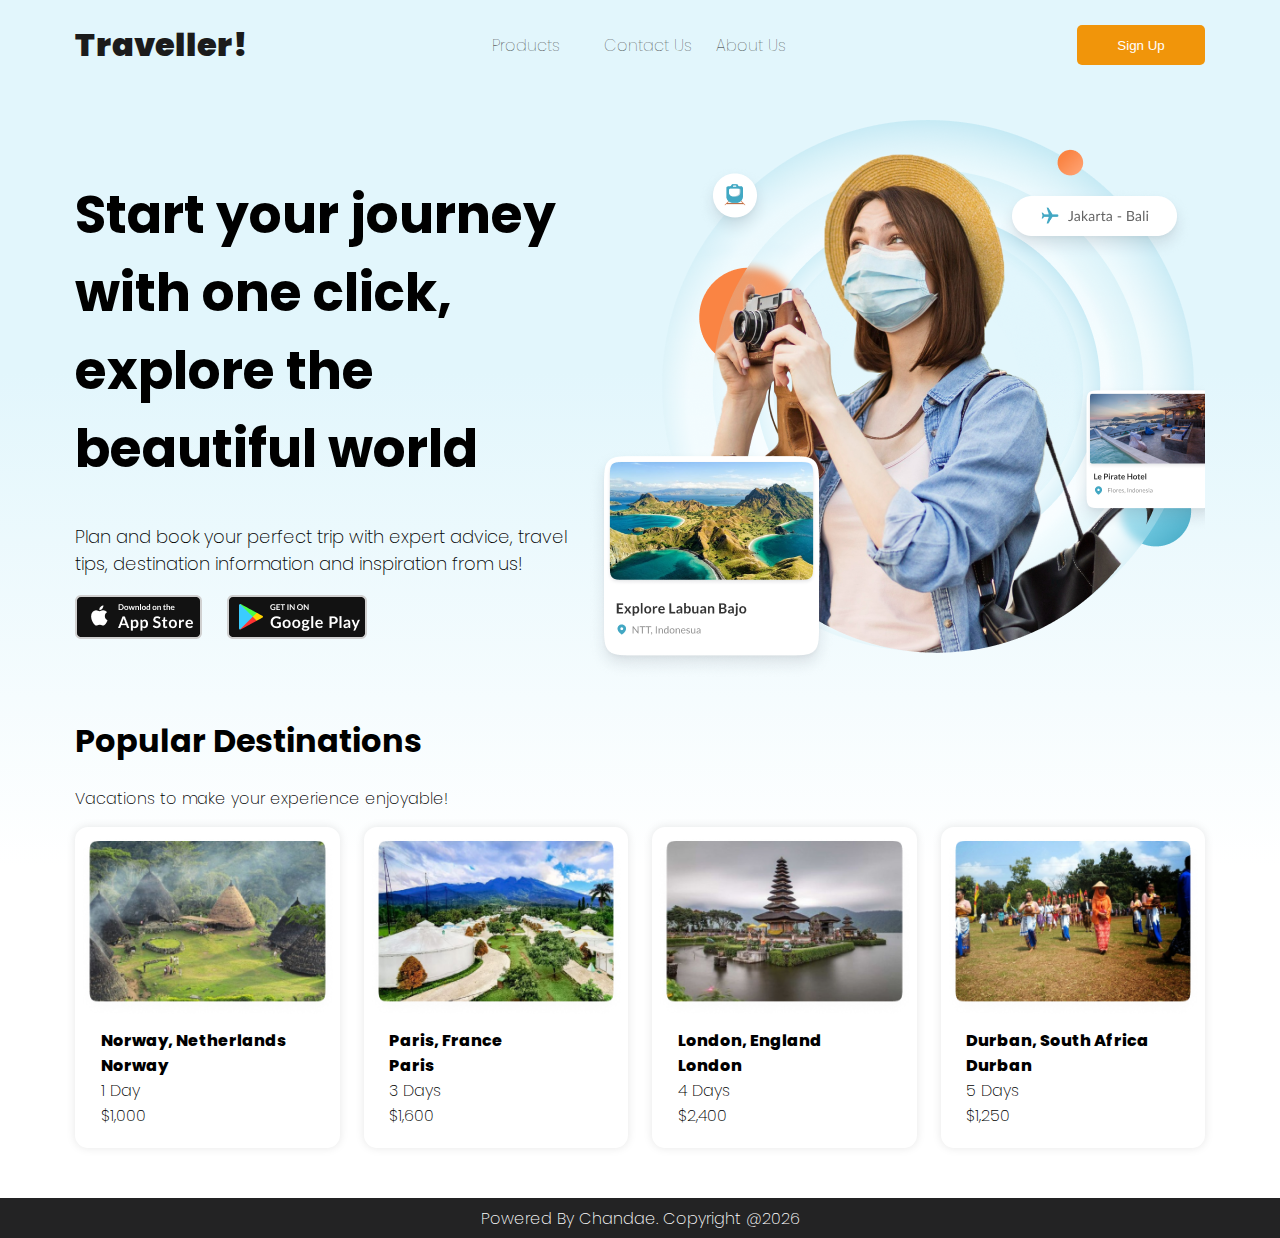
<file: shiny-memory-traveller/index.html>
<!DOCTYPE html>
<html lang="en">
<head>
    <meta charset="UTF-8">
    <meta http-equiv="X-UA-Compatible" content="IE=edge">
    <meta name="viewport" content="width=device-width, initial-scale=1.0">
    <meta name="description" content="Traveller! Website Powered By Chandae">
    <link rel="stylesheet" href="css/chantis.css">
    <title>Traveller - Powered By Chandae</title>
</head>
<body>
    <nav class="navbar-cs">
        <h1 class="nav-header">
          <a class="deco" to="/">Traveller!</a>
        </h1>
        <div class="nav-menu">
          <ul class="nav-links">
            <a class="nav-link" href="/">Products</a>
            <a class="nav-link" href="/">Contact Us</a>
            <a class="nav-link" href="/">About Us</a>
          </ul>
        </div>
        <div class="sign-up">
          <button class="btn btn-dark text-light" type="submit">Sign Up</button>
        </div>
    </nav>

    <div class="main">
        <div class="intro">
            <div class="intro-text">
                <div class="intro-h1">
                    <h1>Start your journey with one click, explore the beautiful world</h1>
                </div>
                <div class="intro-subtext">
                    <p>Plan and book your perfect trip with expert advice, travel tips, destination information and inspiration from us!</p>
                </div>
                <div class="intro-stores">
                    <img class="istore" src="assets/images/istore.png" />
                    <img class="playstore" src="assets/images/playstore.png" />
                </div>
            </div>
            <div class="intro-image">
                <img src="assets/images/hero.png" />
            </div>
        </div>
        <div class="destinations">
            <h1>Popular Destinations</h1>
            <p>Vacations to make your experience enjoyable!</p>
            <div class="destination-cards">
                <div class="destination-card">
                    <img class="card-image" src="assets/images/card1.png" alt="">
                    <div class="card-text">
                        <p class="cs-bold">Norway, Netherlands</p>
                        <p class="cs-bold">Norway</p>
                        <p>1 Day</p>
                        <p>$1,000</p>
                    </div>
                </div>
                <div class="destination-card">
                    <img class="card-image" src="assets/images/card2.png" alt="">
                    <div class="card-text">
                        <p class="cs-bold">Paris, France</p>
                        <p class="cs-bold">Paris</p>
                        <p>3 Days</p>
                        <p>$1,600</p>
                    </div>
                </div>
                <div class="destination-card">
                    <img class="card-image" src="assets/images/card3.png" alt="">
                    <div class="card-text">
                        <p class="cs-bold">London, England</p>
                        <p class="cs-bold">London</p>
                        <p>4 Days</p>
                        <p>$2,400</p>
                    </div>
                </div>
                <div class="destination-card">
                    <img class="card-image" src="assets/images/card4.png" alt="">
                    <div class="card-text">
                        <p class="cs-bold">Durban, South Africa</p>
                        <p class="cs-bold">Durban</p>
                        <p>5 Days</p>
                        <p>$1,250</p>
                    </div>
                </div>
            </div>
        </div>
    </div>
    <footer>
        <p id="copyright">Copyright @2022</p>
    </footer>
    <script src="js/chantis.js"></script>
</body>
</html>
</file>
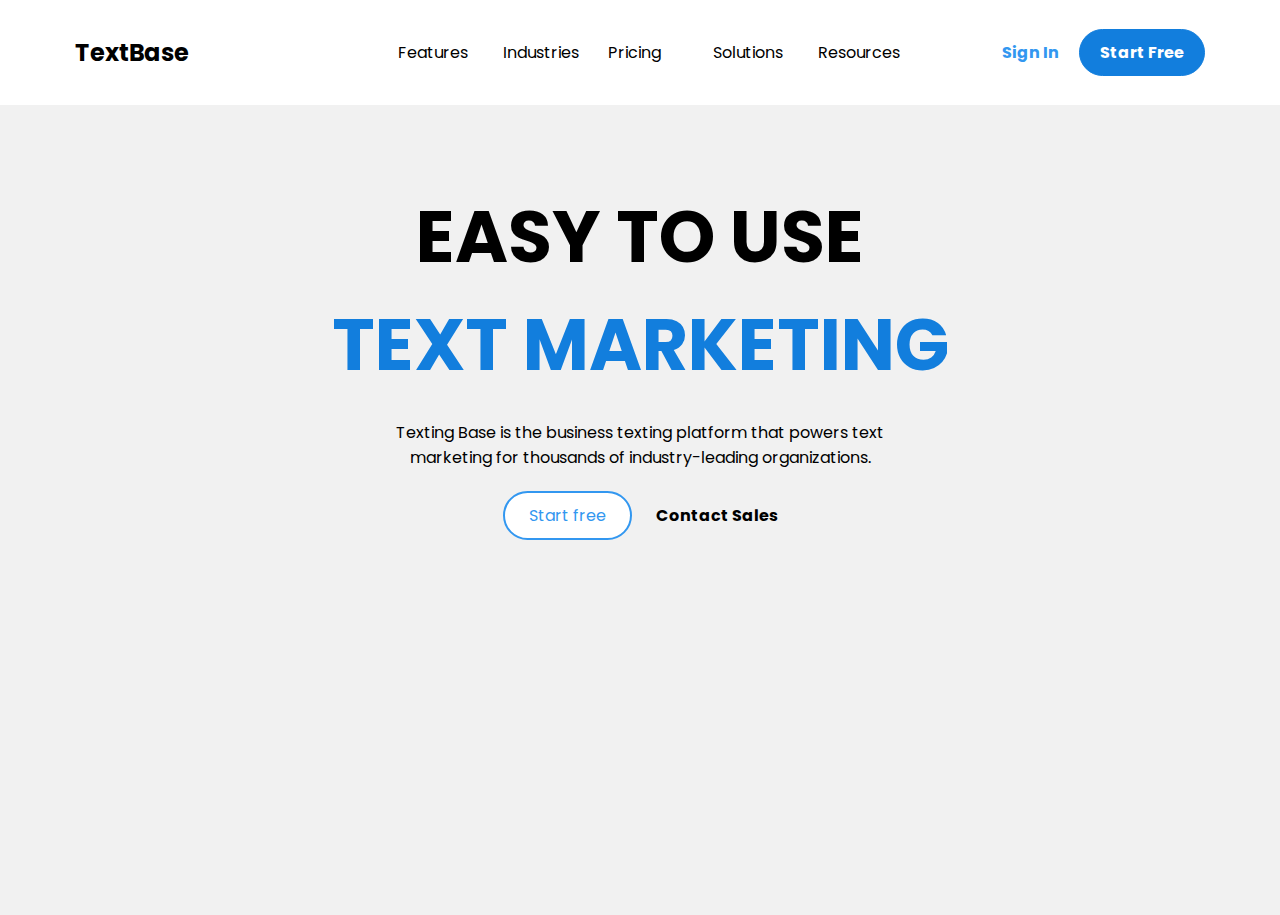
<file: text-marketing/index.html>
<!DOCTYPE html>
<html lang="en">
<head>
    <meta charset="UTF-8">
    <meta http-equiv="X-UA-Compatible" content="IE=edge">
    <meta name="viewport" content="width=device-width, initial-scale=1.0">
    <meta name="description" content="text marketing website Powered By Chandae">
    <link rel="stylesheet" href="https://fonts.googleapis.com/css?family=Poppins:300,regular,500,600,700,800" media="all">
    <link rel="stylesheet" href="css/chantis.css">
    <title>Text Marketing</title>
</head>
<body>
    <nav class="navbar px-main py-1">
        <h2 class="logo-text">TextBase</h2>
        <div class="nav-items">
            <ul class="nav-links">
                <li class="nav-link"><a class="black" href="#">Features</a></li>
                <li class="nav-link"><a class="black" href="#">Industries</a></li>
                <li class="nav-link"><a class="black" href="#">Pricing</a></li>
                <li class="nav-link"><a class="black" href="#">Solutions</a></li>
                <li class="nav-link"><a class="black" href="#">Resources</a></li>
            </ul>
        </div>
        <div class="nav-buttons">
            <a class="nav-button-1 cs-bold" href="#">Sign In</a>
            <a class="btn cs-bold" href="#">Start Free</a>
        </div>
    </nav>

    <div class="main px-main">
        <section class="section-1 px-2 py-2">
            <h1 class="intro-text-1 cs-bold">EASY TO USE</h1>
            <h1 class="intro-text-2 blue cs-bold">TEXT MARKETING</h1>
            <p class="intro-subtext">Texting Base is the business texting platform that powers text marketing for thousands of industry-leading organizations.</p>
            <div class="intro-buttons">
                <a class="intro-button btn-outline" href="#">Start free</a>
                <a class="intro-button black cs-bold" href="">Contact Sales</a>
            </div>
        </section>
    </div>
</body>
</html>
</file>
<file: shiny-memory-traveller/css/chantis.css>
@import url('https://fonts.googleapis.com/css2?family=Poppins:wght@300&display=swap');

body {
  background-color: #E2F6FC;
  background-image: linear-gradient( #E2F6FC 30%, #FFFFFF 70%);
  font-family: 'Poppins', sans-serif;
  font-weight: 200;
  min-height: 100vh;
  margin: 0;
  overflow-x: hidden;
}
body::-webkit-scrollbar {
  display: none;
}
.main {
  margin: auto 75px;
}

/* ***************************************** Navbar ********************************************** */
.navbar-cs {
  display: flex;
  flex-flow: row nowrap;
  align-items: center;
  justify-content: space-between;
  padding-left: 75px;
  padding-right: 75px;
  max-width: 98%;
  font-family: 'Poppins', 'sans-serif';
  overflow-x: hidden;
}
.nav-header {
  flex: 1;
}
.nav-menu {
  flex: 1;
}
.nav-links {
  display: flex;
  justify-content: space-evenly;
  list-style: none;
}
.nav-link {
  flex: 1;
  color: rgb(27, 27, 27);
  font-weight: 100;
  text-decoration: none;
}
.nav-link:hover {
  color: rgb(27, 167, 231);
}
.sign-up {
  flex: 1;
  display: flex;
  justify-content: end;
}
.sign-up .btn {
  color: #FFFFFF;
  height: 2.5rem;
  width: 8rem;
  border: none;
  border-radius: 5px;
  background-color: rgb(241, 149, 10);
  transition: all .3s ease-in-out;
}
.sign-up .btn:hover {
  color: #000;
  background-color: #FFFFFF;
  border: 1px solid #000;
  cursor: pointer;
  transition: all .3s ease-in-out;
}

.deco {
  color: rgb(27, 27, 27);
  font-weight: 900;
  text-decoration: none;
  pointer-events: none;
}

/* ***************************************** Intro ********************************************** */
.intro {
  display: flex;
  flex-flow: row nowrap;
}
.intro-text {
  flex: 1;
  padding: 50px 0;
}
.intro-text .intro-h1 {
  font-size: 26px;
}
.intro-text .intro-subtext {
  font-size: 18px;
}
.intro-image {
  flex: 1;
}
.istore {
  margin: auto 10px auto auto;
}
.playstore {
  margin: auto auto auto 10px;
}

/* ***************************************** Destinations ********************************************** */
.destinations {
    margin-bottom: 50px;
}
.destination-cards {
    display: flex;
    flex-flow: row nowrap;
    align-items: center;
    justify-content: space-evenly;
    gap: 1.5rem;
}
.destination-card {
    flex: 1 2 0;
    padding-top: 5px;
    max-width: calc(100% / 4);
    background-color: #ffffff;
    border-radius: 13px;
    box-shadow: 0 0 10px rgba(0, 0, 0, 0.1);
}
.card-image {
    width: 100%;
}
.card-text {
    padding: 0 20px 0 20px;
    margin: auto 0.365rem 1.25rem 0.365rem;
}
.card-text p {
    /* padding: 0 20px 0 20px; */
    margin: 0;
}

/* ***************************************** Footer ********************************************** */
footer {
    display: flex;
    flex-flow: row nowrap;
    align-items: center;
    text-align: center;
    margin: 0;
    width: 100%;
    height: 40px;
    color: #FFFFFF;
    background-color: #232324;
}
footer p {
    flex: 1;
}

/* ***************************************** Styles ********************************************** */
.cs-bold {
    font-weight: 800;
}
</file>
<file: text-marketing/css/chantis.css>
body {
  font-family: 'Poppins', 'sans-serif', 'serif';
  margin: 0;
}
a {
  text-decoration: none;
}
a:hover {
  color: rgb(50, 151, 240);
}
.main {
  min-height: 90vh;
  background-color: #f1f1f1;
}

/* ********************************************** NAVBAR ********************************************** */
.navbar {
  display: flex;
  flex-flow: row wrap;
  align-items: center;
  justify-content: center;
}
.logo-text {
  flex: 1;
  pointer-events: none;
}
.nav-items {
  flex: 2;
}
.nav-links {
  display: flex;
  flex-flow: row wrap;
}
.nav-link {
  flex: 1;
  list-style: none;
}
.nav-buttons {
  flex: 1;
  display: flex;
  align-items: center;
  justify-content: end;
  gap: 20px;
}
.nav-button-1 {
  color: rgb(50, 151, 240);
  text-decoration: none;
}
.nav-button-1:hover {
  color: #000;
}
.nav-button-2 {
  color: rgb(50, 151, 240);
  border: 1px solid rgb(50, 151, 240);
  border-radius: 25px;
  background-color: #ffffff;
  padding: 12px 22px;
}

/* ******************************************** SECTION-1 ********************************************* */
.section-1 {
  text-align: center;
}
.intro-text-1 {
  font-size: 72px;
  margin-bottom: 0;
}
.intro-text-2 {
  font-size: 72px;
  margin-top: 0;
  margin-bottom: 0;
}
.intro-subtext {
  padding: 5px 300px;
}
.intro-buttons {
  display: flex;
  flex-flow: row nowrap;
  align-items: center;
  justify-content: center;
  gap: 1.5rem;
}

/* ******************************************** COMPONENTS ******************************************** */
.btn {
  color: #ffffff;
  font-family: inherit;
  border: 1px solid rgb(18, 126, 221);
  border-radius: 25px;
  background-color: rgb(18, 126, 221);
  padding: 10px 20px;
  text-decoration: none;
  transition: all .3s ease-in-out;
}
.btn:hover {
  color: rgb(18, 126, 221);
  background-color: #ffffff;
  border: 1px solid rgb(18, 126, 221);
  transition: all .3s ease-in-out;
}
.btn-outline {
  color: rgb(50, 151, 240);
  font-family: inherit;
  border: 2px solid rgb(50, 151, 240);
  border-radius: 25px;
  background-color: #ffffff;
  padding: 10px 24px;
  text-decoration: none;
  transition: all .3s ease-in-out;
}
.btn-outline:hover {
  color: #fff;
  border: 2px solid rgb(50, 151, 240);
  background-color: rgb(50, 151, 240);
  transition: all .3s ease-in-out;
}

/* ********************************************** STYLES ********************************************** */
.px-main {
  padding-left: 75px;
  padding-right: 75px;
}
.px-1 {
  padding-top: 15px;
  padding-bottom: 15px;
}
.px-2 {
  padding-top: 30px;
  padding-bottom: 30px;
}
.py-1 {
  padding-top: 15px;
  padding-bottom: 15px;
}
.py-2 {
  padding-top: 30px;
  padding-bottom: 30px;
}
.cs-bold {
  font-weight: 700;
}

.blue {
  color: rgb(18, 126, 221);
}
.black {
  color: black;
}
</file>
